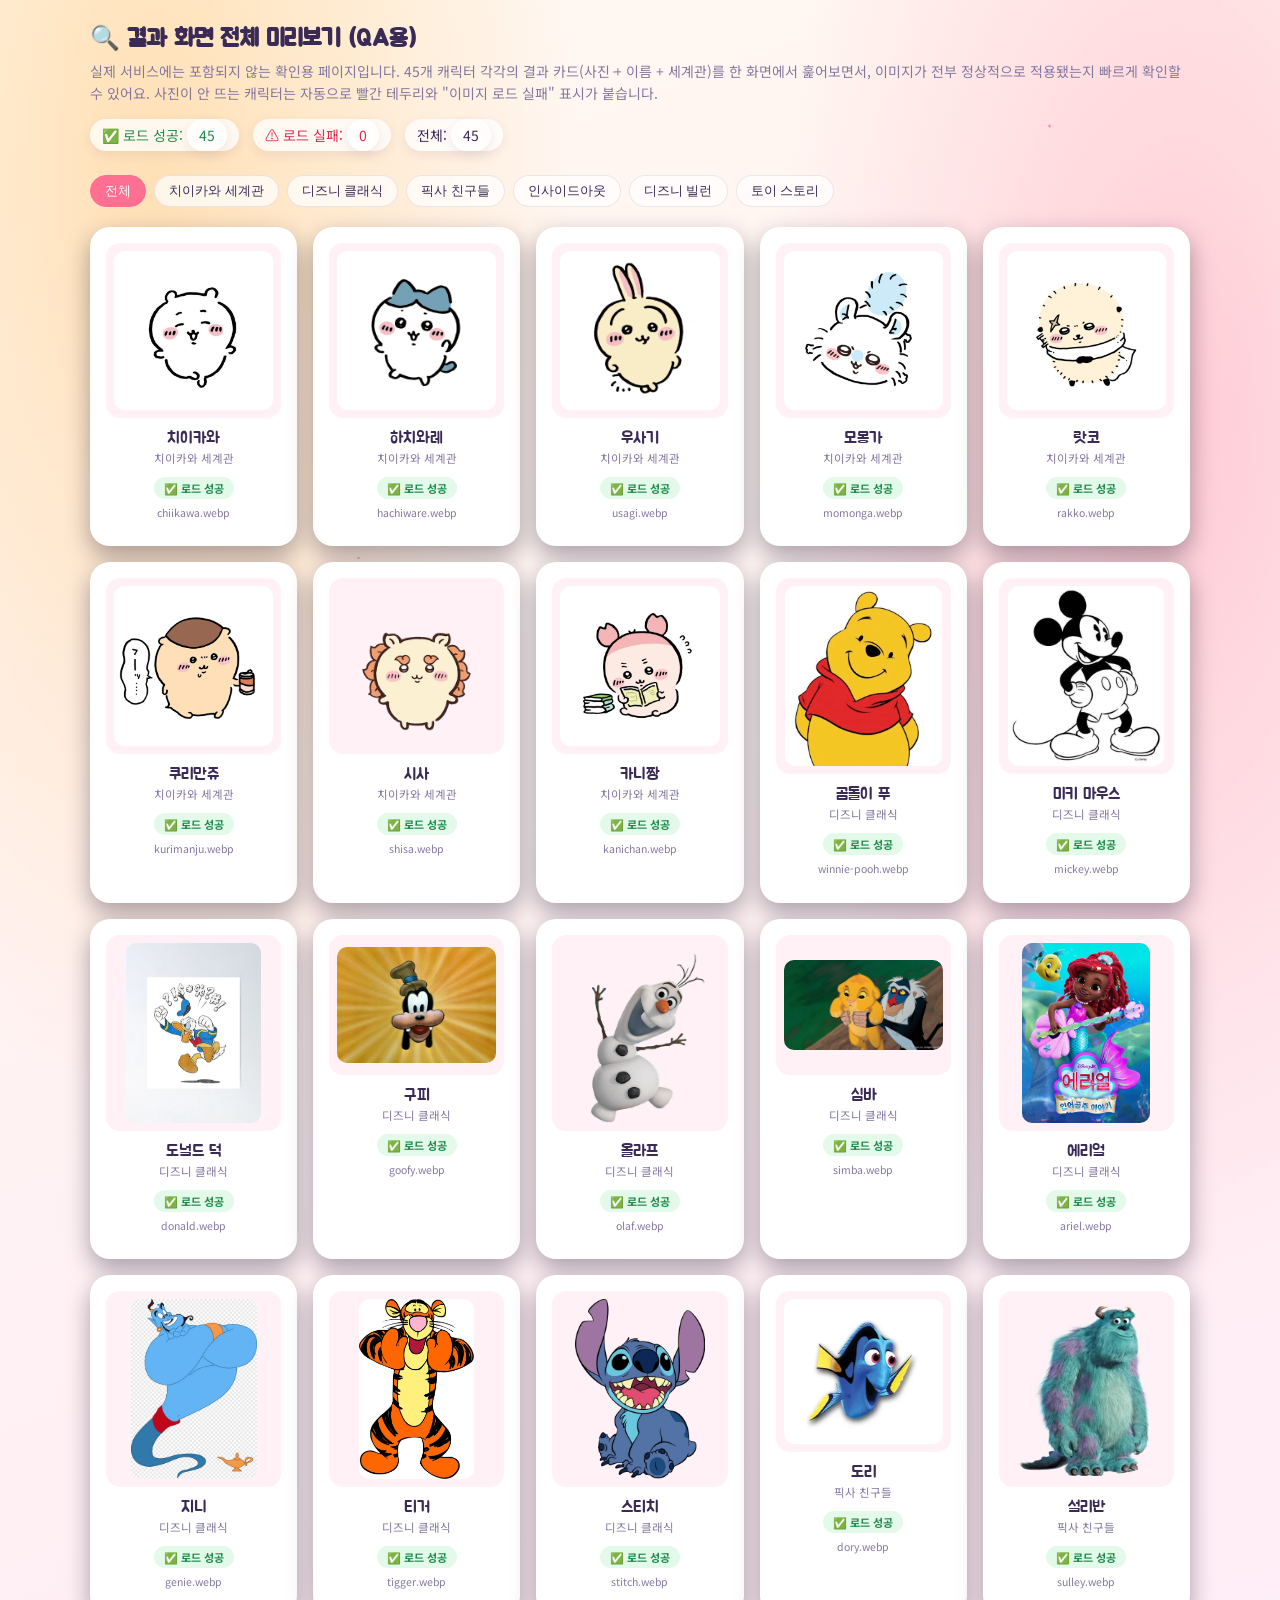
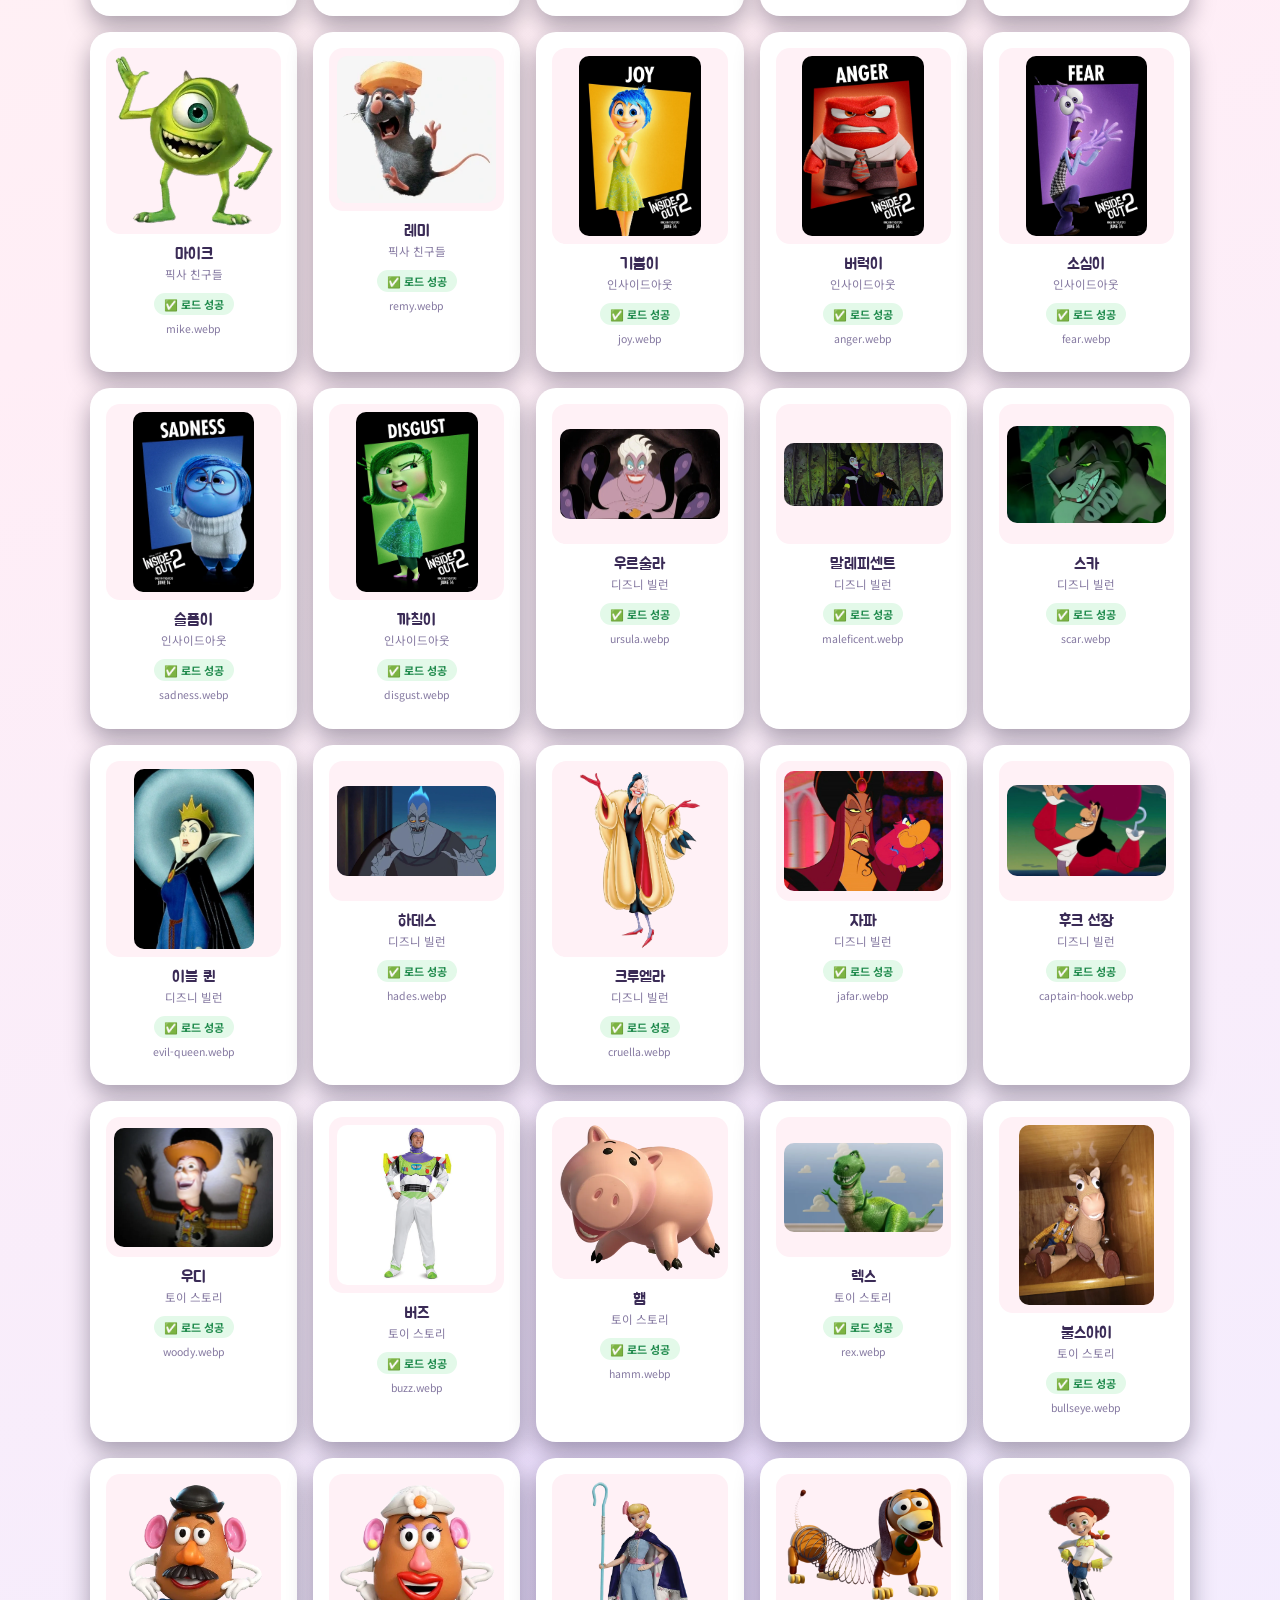
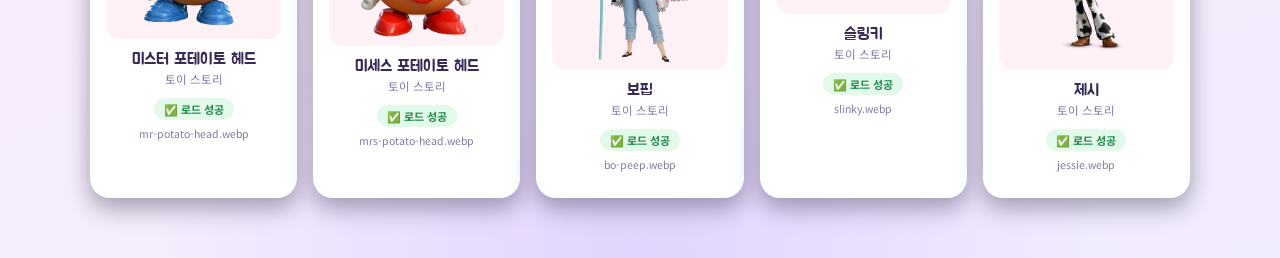
<file: preview-results.html>
<!DOCTYPE html>
<html lang="ko">
<head>
<meta charset="UTF-8" />
<meta name="viewport" content="width=device-width, initial-scale=1" />
<title>결과 화면 전체 미리보기 (QA용)</title>
<meta name="robots" content="noindex" />
<link rel="stylesheet" href="style.css" />
<style>
  /* 이 페이지 전용 스타일 — 실제 서비스 파일이 아니라 확인용 페이지이므로 style.css 위에 덧붙인다 */
  body {
    padding: 24px 16px 60px;
    display: block;
  }
  .app-shell { display: block; padding: 0; }

  .qa-header {
    max-width: 1100px;
    margin: 0 auto 24px;
    color: var(--ink);
  }
  .qa-header h1 {
    font-family: var(--font-display);
    font-size: 24px;
    margin: 0 0 6px;
  }
  .qa-header p {
    margin: 0;
    color: var(--ink-soft);
    font-size: 14px;
    line-height: 1.6;
  }
  .qa-summary {
    display: inline-flex;
    gap: 14px;
    margin-top: 14px;
    font-size: 14px;
  }
  .qa-summary span {
    background: rgba(255, 255, 255, 0.75);
    padding: 6px 12px;
    border-radius: 999px;
    box-shadow: 0 4px 12px rgba(58, 43, 86, 0.08);
  }
  .qa-summary .ok { color: #1f8a4c; }
  .qa-summary .fail { color: #d92a4f; }

  .qa-filter {
    max-width: 1100px;
    margin: 0 auto 20px;
    display: flex;
    gap: 8px;
    flex-wrap: wrap;
  }
  .qa-filter button {
    border: 1px solid var(--line);
    background: rgba(255, 255, 255, 0.7);
    color: var(--ink);
    padding: 6px 14px;
    border-radius: 999px;
    font-size: 13px;
    cursor: pointer;
  }
  .qa-filter button.is-active {
    background: var(--coral);
    border-color: var(--coral);
    color: #fff;
  }

  .qa-grid {
    max-width: 1100px;
    margin: 0 auto;
    display: grid;
    grid-template-columns: repeat(auto-fill, minmax(190px, 1fr));
    gap: 16px;
  }

  .qa-card {
    background: var(--surface);
    border-radius: 20px;
    padding: 16px;
    text-align: center;
    box-shadow: 0 10px 24px rgba(12, 6, 32, 0.35);
    position: relative;
  }
  .qa-card[data-status="fail"] {
    outline: 2px solid #ff5c7a;
  }
  .qa-card[data-status="fail"][data-visible="false"] { display: none; }
  .qa-card[data-status="ok"][data-visible="false"] { display: none; }

  .qa-photo-box {
    width: 100%;
    min-height: 140px;
    display: flex;
    align-items: center;
    justify-content: center;
    margin-bottom: 10px;
    border-radius: 14px;
    background: var(--surface-soft);
    overflow: hidden;
    padding: 8px;
  }
  .qa-photo-box img {
    max-width: 100%;
    max-height: 180px;
    width: auto;
    height: auto;
    object-fit: contain;
    border-radius: 10px;
    display: block;
  }
  .qa-photo-box .qa-fallback-emoji {
    font-size: 56px;
  }

  .qa-name {
    font-family: var(--font-display);
    font-size: 16px;
    color: var(--ink);
    margin: 0 0 2px;
  }
  .qa-family {
    font-size: 11.5px;
    color: var(--ink-soft);
    margin: 0 0 8px;
  }
  .qa-status {
    display: inline-block;
    font-size: 11px;
    padding: 3px 10px;
    border-radius: 999px;
    font-weight: 700;
  }
  .qa-status.ok {
    background: #e3f9e9;
    color: #1f8a4c;
  }
  .qa-status.fail {
    background: #ffe4e9;
    color: #d92a4f;
  }
  .qa-filename {
    margin-top: 6px;
    font-size: 10.5px;
    color: var(--ink-soft);
    word-break: break-all;
  }
</style>
</head>
<body>
  <div class="stars" aria-hidden="true"></div>

  <div class="qa-header">
    <h1>🔍 결과 화면 전체 미리보기 (QA용)</h1>
    <p>
      실제 서비스에는 포함되지 않는 확인용 페이지입니다. 45개 캐릭터 각각의 결과 카드(사진 + 이름 + 세계관)를
      한 화면에서 훑어보면서, 이미지가 전부 정상적으로 적용됐는지 빠르게 확인할 수 있어요.
      사진이 안 뜨는 캐릭터는 자동으로 빨간 테두리와 "이미지 로드 실패" 표시가 붙습니다.
    </p>
    <div class="qa-summary">
      <span class="ok">✅ 로드 성공: <span id="ok-count">0</span></span>
      <span class="fail">⚠️ 로드 실패: <span id="fail-count">0</span></span>
      <span>전체: <span id="total-count">0</span></span>
    </div>
  </div>

  <div class="qa-filter" id="family-filter"></div>

  <div class="qa-grid" id="qa-grid"></div>

  <script src="characters.js"></script>
  <script>
    (function () {
      "use strict";

      const grid = document.getElementById("qa-grid");
      const okCountEl = document.getElementById("ok-count");
      const failCountEl = document.getElementById("fail-count");
      const totalCountEl = document.getElementById("total-count");
      const filterEl = document.getElementById("family-filter");

      const characters = CHARACTER_SETS.default;
      totalCountEl.textContent = characters.length;

      let okCount = 0;
      let failCount = 0;

      function updateCounts() {
        okCountEl.textContent = okCount;
        failCountEl.textContent = failCount;
      }

      function createCard(character) {
        const card = document.createElement("div");
        card.className = "qa-card";
        card.dataset.family = character.family || "기타";
        card.dataset.status = "pending";
        card.dataset.visible = "true";

        const photoBox = document.createElement("div");
        photoBox.className = "qa-photo-box";

        const img = document.createElement("img");
        img.alt = character.name;
        const fallback = document.createElement("span");
        fallback.className = "qa-fallback-emoji";
        fallback.textContent = character.emoji || "❓";
        fallback.hidden = true;

        const url = typeof getCharacterImageUrl === "function" ? getCharacterImageUrl(character) : "";

        img.onload = () => {
          card.dataset.status = "ok";
          statusBadge.textContent = "✅ 로드 성공";
          statusBadge.className = "qa-status ok";
          okCount += 1;
          updateCounts();
        };
        img.onerror = () => {
          img.hidden = true;
          fallback.hidden = false;
          card.dataset.status = "fail";
          statusBadge.textContent = "⚠️ 이미지 로드 실패";
          statusBadge.className = "qa-status fail";
          failCount += 1;
          updateCounts();
        };
        img.src = url;

        photoBox.appendChild(img);
        photoBox.appendChild(fallback);

        const name = document.createElement("p");
        name.className = "qa-name";
        name.textContent = character.name;

        const family = document.createElement("p");
        family.className = "qa-family";
        family.textContent = character.family || "";

        const statusBadge = document.createElement("span");
        statusBadge.className = "qa-status";
        statusBadge.textContent = "확인 중...";

        const filename = document.createElement("p");
        filename.className = "qa-filename";
        filename.textContent = character.image;

        card.appendChild(photoBox);
        card.appendChild(name);
        card.appendChild(family);
        card.appendChild(statusBadge);
        card.appendChild(filename);

        return card;
      }

      characters.forEach((character) => {
        grid.appendChild(createCard(character));
      });

      // 세계관(family)별 필터 버튼 생성
      const families = ["전체", ...Array.from(new Set(characters.map((c) => c.family || "기타")))];
      families.forEach((family) => {
        const btn = document.createElement("button");
        btn.type = "button";
        btn.textContent = family;
        if (family === "전체") btn.classList.add("is-active");
        btn.addEventListener("click", () => {
          Array.from(filterEl.children).forEach((b) => b.classList.remove("is-active"));
          btn.classList.add("is-active");
          Array.from(grid.children).forEach((card) => {
            const show = family === "전체" || card.dataset.family === family;
            card.dataset.visible = show ? "true" : "false";
          });
        });
        filterEl.appendChild(btn);
      });

      // 이모지(폴백 아이콘, family 라벨 등)도 Twemoji로 통일하고 싶다면 아래 스크립트를 index.html과
      // 동일하게 추가하면 된다. QA 페이지 목적상 여기서는 생략했다.
    })();
  </script>
</body>
</html>
</file>
<file: style.css>
/* =========================================================================
   style.css
   "나와 닮은 캐릭터는?" — 화사하고 발랄한 파스텔 컨셉의 캐릭터 매칭 테스트
   ========================================================================= */

@import url('https://fonts.googleapis.com/css2?family=Jua&family=Noto+Sans+KR:wght@400;500;700;900&display=swap');

:root {
  /* --- color tokens --- */
  --bg-1: #fff8f0;
  --bg-2: #ffeef6;
  --bg-3: #f2ecff;
  --surface: #ffffff;
  --surface-soft: #fff1f6;
  --surface-soft-2: #f3ecff;
  --ink: #3a2b56;
  --ink-soft: #8478a0;
  --chip: #fff0d9;
  --gold: #ffb648;
  --coral: #ff6f91;
  --coral-deep: #e14f74;
  --line: rgba(58, 43, 86, 0.1);

  --radius-card: 28px;
  --radius-pill: 999px;
  --shadow-float: 0 24px 55px rgba(255, 143, 171, 0.28);

  --font-display: 'Jua', 'Noto Sans KR', sans-serif;
  --font-body: 'Noto Sans KR', -apple-system, BlinkMacSystemFont, sans-serif;
}

* {
  box-sizing: border-box;
}

/* Twemoji가 생성하는 이모지 이미지 — 텍스트 이모지와 자연스럽게 어울리도록 폰트 크기 기준으로 크기 지정 */
img.emoji {
  height: 1em;
  width: 1em;
  margin: 0 0.05em 0 0.1em;
  vertical-align: -0.1em;
}

html, body {
  margin: 0;
  padding: 0;
}

body {
  min-height: 100vh;
  font-family: var(--font-body);
  color: var(--ink);
  background:
    radial-gradient(ellipse 55% 45% at 12% 5%, rgba(255, 182, 72, 0.35), transparent 60%),
    radial-gradient(ellipse 55% 45% at 92% 12%, rgba(255, 111, 145, 0.30), transparent 58%),
    radial-gradient(ellipse 60% 50% at 50% 100%, rgba(178, 148, 255, 0.28), transparent 62%),
    linear-gradient(160deg, var(--bg-1) 0%, var(--bg-2) 50%, var(--bg-3) 100%);
  overflow-x: hidden;
  -webkit-tap-highlight-color: transparent;
}

/* --------------------------------------------------------------------- */
/* 배경 별 장식 (CSS만으로 표현, 저성능 기기 부담 최소화)                    */
/* --------------------------------------------------------------------- */
.stars {
  position: fixed;
  inset: 0;
  z-index: 0;
  pointer-events: none;
  background-image:
    radial-gradient(3px 3px at 10% 22%, rgba(255, 182, 72, 0.65) 50%, transparent 51%),
    radial-gradient(3px 3px at 82% 14%, rgba(255, 111, 145, 0.55) 50%, transparent 51%),
    radial-gradient(2.5px 2.5px at 48% 8%, rgba(178, 148, 255, 0.55) 50%, transparent 51%),
    radial-gradient(2.5px 2.5px at 28% 62%, rgba(255, 111, 145, 0.4) 50%, transparent 51%),
    radial-gradient(3px 3px at 90% 72%, rgba(255, 182, 72, 0.5) 50%, transparent 51%),
    radial-gradient(2.5px 2.5px at 65% 46%, rgba(178, 148, 255, 0.45) 50%, transparent 51%),
    radial-gradient(2.5px 2.5px at 15% 88%, rgba(255, 111, 145, 0.4) 50%, transparent 51%),
    radial-gradient(3px 3px at 45% 92%, rgba(255, 182, 72, 0.45) 50%, transparent 51%);
  background-repeat: no-repeat;
  animation: sparkle-drift 7s ease-in-out infinite;
}

@keyframes sparkle-drift {
  0%, 100% { opacity: 0.55; transform: translateY(0); }
  50% { opacity: 1; transform: translateY(-4px); }
}

@media (prefers-reduced-motion: reduce) {
  .stars { animation: none; }
}

/* --------------------------------------------------------------------- */
/* 레이아웃 뼈대                                                          */
/* --------------------------------------------------------------------- */
.app-shell {
  position: relative;
  z-index: 1;
  min-height: 100vh;
  display: flex;
  align-items: center;
  justify-content: center;
  padding: 32px 18px 44px;
}

.test-card {
  width: 100%;
  max-width: 440px;
  background: var(--surface);
  color: var(--ink);
  border-radius: var(--radius-card);
  box-shadow: var(--shadow-float);
  overflow: hidden;
  position: relative;
}

.screen {
  padding: 40px 28px 32px;
}

.screen[hidden] {
  display: none !important;
}

/* --------------------------------------------------------------------- */
/* 메인 화면                                                              */
/* --------------------------------------------------------------------- */
.main-orb {
  width: 84px;
  height: 84px;
  margin: 0 auto 18px;
  display: flex;
  align-items: center;
  justify-content: center;
  font-size: 40px;
  border-radius: 50%;
  background: radial-gradient(circle at 35% 30%, #fff, var(--surface-soft) 45%, #ddb8ff 100%);
  box-shadow: 0 0 0 8px rgba(255, 209, 102, 0.12), 0 12px 30px rgba(90, 40, 150, 0.25);
  animation: float-orb 4.5s ease-in-out infinite;
}

@keyframes float-orb {
  0%, 100% { transform: translateY(0); }
  50% { transform: translateY(-8px); }
}

@media (prefers-reduced-motion: reduce) {
  .main-orb { animation: none; }
}

.main-title {
  font-family: var(--font-display);
  font-size: 28px;
  line-height: 1.3;
  text-align: center;
  margin: 0 0 12px;
  color: var(--ink);
}

.main-subtitle {
  text-align: center;
  font-size: 15px;
  line-height: 1.6;
  color: var(--ink-soft);
  margin: 0 0 30px;
  white-space: pre-line;
}

.primary-btn {
  display: block;
  width: 100%;
  border: none;
  cursor: pointer;
  font-family: var(--font-body);
  font-weight: 700;
  font-size: 17px;
  color: #fff;
  padding: 16px 20px;
  border-radius: var(--radius-pill);
  background: linear-gradient(135deg, var(--coral) 0%, var(--coral-deep) 100%);
  box-shadow: 0 14px 26px rgba(225, 79, 116, 0.35);
  transition: transform 0.15s ease, box-shadow 0.15s ease;
}

.primary-btn:hover {
  transform: translateY(-2px);
  box-shadow: 0 18px 30px rgba(225, 79, 116, 0.4);
}

.primary-btn:active {
  transform: translateY(0) scale(0.98);
  box-shadow: 0 8px 16px rgba(225, 79, 116, 0.35);
}

.secondary-btn {
  display: block;
  width: 100%;
  border: 2px solid var(--surface-soft);
  cursor: pointer;
  font-family: var(--font-body);
  font-weight: 700;
  font-size: 15px;
  color: var(--ink);
  background: transparent;
  padding: 14px 20px;
  border-radius: var(--radius-pill);
  margin-top: 10px;
  transition: background 0.15s ease, transform 0.15s ease;
}

.secondary-btn:hover {
  background: var(--surface-soft);
}

.secondary-btn:active {
  transform: scale(0.98);
}

.participant-note {
  margin-top: 22px;
  text-align: center;
  font-size: 12.5px;
  color: var(--ink-soft);
  background: var(--chip);
  border-radius: var(--radius-pill);
  padding: 8px 14px;
  display: none; /* 실제 참여자 수 데이터 연동 전까지는 숨김 */
}

.participant-note.is-active {
  display: block;
}

/* --------------------------------------------------------------------- */
/* 질문 화면                                                              */
/* --------------------------------------------------------------------- */
.quiz-header {
  display: flex;
  align-items: center;
  justify-content: space-between;
  margin-bottom: 18px;
}

.quiz-progress-label {
  font-family: var(--font-display);
  font-size: 14px;
  color: var(--ink-soft);
  letter-spacing: 0.3px;
}

.quiz-back-btn {
  border: none;
  background: var(--surface-soft);
  color: var(--ink);
  width: 34px;
  height: 34px;
  border-radius: 50%;
  font-size: 16px;
  cursor: pointer;
  display: flex;
  align-items: center;
  justify-content: center;
  transition: background 0.15s ease;
}

.quiz-back-btn:hover {
  background: #e6d9ff;
}

.quiz-back-btn:disabled {
  opacity: 0.35;
  cursor: default;
}

.progress-track {
  width: 100%;
  height: 8px;
  border-radius: var(--radius-pill);
  background: var(--surface-soft);
  overflow: hidden;
  margin-bottom: 28px;
}

.progress-fill {
  height: 100%;
  border-radius: var(--radius-pill);
  background: linear-gradient(90deg, var(--gold), var(--coral));
  transition: width 0.35s cubic-bezier(0.4, 0, 0.2, 1);
}

.question-text {
  font-family: var(--font-display);
  font-size: 21px;
  line-height: 1.5;
  color: var(--ink);
  margin: 0 0 26px;
  min-height: 64px;
}

.answers-list {
  display: flex;
  flex-direction: column;
  gap: 12px;
}

.answer-btn {
  display: flex;
  align-items: center;
  gap: 12px;
  width: 100%;
  text-align: left;
  border: 2px solid var(--surface-soft);
  background: var(--surface);
  color: var(--ink);
  border-radius: 18px;
  padding: 16px 18px;
  font-family: var(--font-body);
  font-size: 15.5px;
  font-weight: 500;
  cursor: pointer;
  transition: border-color 0.15s ease, background 0.15s ease, transform 0.1s ease;
}

.answer-btn .answer-emoji {
  font-size: 20px;
  flex-shrink: 0;
}

.answer-btn:hover {
  border-color: var(--coral);
  background: #fff6f8;
}

.answer-btn:active,
.answer-btn.is-selected {
  transform: scale(0.97);
  border-color: var(--coral);
  background: linear-gradient(135deg, #fff0f3, #fdeaff);
}

/* 이미 답했던 문항으로 되돌아왔을 때, 이전 선택지를 은은하게 표시 (클릭 순간의 축소 효과는 주지 않음) */
.answer-btn.is-previous-choice {
  border-color: var(--coral);
  background: linear-gradient(135deg, #fff6f8, #fdf5ff);
}

.answer-btn:disabled {
  cursor: default;
  opacity: 0.7;
}

.answer-btn:disabled.is-selected {
  opacity: 1;
}

/* 질문 전환 애니메이션 */
.quiz-body {
  animation: question-in 0.32s ease;
}

@keyframes question-in {
  from { opacity: 0; transform: translateX(14px); }
  to { opacity: 1; transform: translateX(0); }
}

@media (prefers-reduced-motion: reduce) {
  .quiz-body { animation: none; }
}

/* --------------------------------------------------------------------- */
/* 결과 화면                                                              */
/* --------------------------------------------------------------------- */
.result-eyebrow {
  text-align: center;
  font-size: 13px;
  color: var(--ink-soft);
  letter-spacing: 0.3px;
  margin: 0 0 6px;
}

.result-heading {
  text-align: center;
  font-family: var(--font-display);
  font-size: 19px;
  color: var(--ink);
  margin: 0 0 22px;
  line-height: 1.5;
}

/* --------------------------------------------------------------------- */
/* 유니버스별 결과 카드 (치이카와 / 디즈니 / 픽사) — 3개가 나란히 렌더링된다   */
/* --------------------------------------------------------------------- */
.result-group {
  background: var(--surface-soft);
  border-radius: 22px;
  padding: 22px 18px;
  margin-bottom: 16px;
  text-align: center;
  animation: result-pop 0.45s cubic-bezier(0.34, 1.56, 0.64, 1);
}

@keyframes result-pop {
  from { opacity: 0; transform: scale(0.94) translateY(6px); }
  to { opacity: 1; transform: scale(1) translateY(0); }
}

@media (prefers-reduced-motion: reduce) {
  .result-group { animation: none; }
}

.result-group-universe {
  display: inline-block;
  font-size: 12px;
  font-weight: 700;
  color: var(--coral-deep);
  background: #fff;
  padding: 4px 12px;
  border-radius: var(--radius-pill);
  margin: 0 0 14px;
}

.result-group-figure {
  width: 100%;
  max-width: 190px;
  min-height: 120px;
  margin: 0 auto 14px;
  padding: 10px;
  border-radius: 20px;
  display: flex;
  align-items: center;
  justify-content: center;
  font-size: 56px;
  background: radial-gradient(circle at 35% 30%, #fff, #fdf5ff 55%, #e9dcff 100%);
  box-shadow: 0 10px 22px rgba(90, 40, 150, 0.2);
}

.result-group-photo {
  display: block;
  max-width: 100%;
  max-height: 190px;
  width: auto;
  height: auto;
  object-fit: contain;
  border-radius: 12px;
}

.result-group-name {
  font-family: var(--font-display);
  font-size: 21px;
  color: var(--ink);
  margin: 0 0 4px;
}

.result-group-match {
  font-weight: 700;
  font-size: 14px;
  color: var(--coral-deep);
  margin: 0 0 4px;
}

.result-group-tagline {
  font-size: 13.5px;
  color: var(--ink-soft);
  margin: 0 0 6px;
  line-height: 1.6;
}

.result-group-details {
  margin-top: 10px;
  text-align: left;
}

.result-group-details summary {
  cursor: pointer;
  text-align: center;
  font-size: 13px;
  font-weight: 700;
  color: var(--coral-deep);
  padding: 6px 0;
  list-style: none;
}

.result-group-details summary::-webkit-details-marker {
  display: none;
}

.result-group-details summary::after {
  content: " ▾";
}

.result-group-details[open] summary::after {
  content: " ▴";
}

.result-group-description {
  font-size: 13.5px;
  line-height: 1.7;
  color: var(--ink-soft);
  margin: 10px 0;
}

.result-group-subtitle {
  font-family: var(--font-display);
  font-size: 13.5px;
  color: var(--ink);
  margin: 12px 0 8px;
}

.result-section {
  margin-bottom: 24px;
}

.result-section-title {
  font-family: var(--font-display);
  font-size: 15px;
  color: var(--ink);
  margin: 0 0 12px;
}

.trait-bar-row {
  display: grid;
  grid-template-columns: 92px 1fr;
  align-items: center;
  gap: 10px;
  margin-bottom: 10px;
}

.trait-bar-label {
  font-size: 12.5px;
  color: var(--ink-soft);
  text-align: right;
}

.trait-bar-track {
  height: 10px;
  border-radius: var(--radius-pill);
  background: var(--surface-soft);
  overflow: hidden;
}

.trait-bar-fill {
  height: 100%;
  border-radius: var(--radius-pill);
  background: linear-gradient(90deg, var(--gold), var(--coral));
  width: 0%;
  transition: width 0.7s cubic-bezier(0.4, 0, 0.2, 1);
}

.result-description {
  font-size: 14.5px;
  line-height: 1.7;
  color: var(--ink-soft);
  margin: 0;
}

.result-list {
  margin: 0;
  padding-left: 20px;
  color: var(--ink-soft);
  font-size: 14.5px;
  line-height: 1.9;
}

.result-actions {
  margin-top: 30px;
}

.share-toast {
  position: fixed;
  left: 50%;
  bottom: 28px;
  transform: translate(-50%, 12px);
  background: var(--ink);
  color: #fff;
  padding: 12px 20px;
  border-radius: var(--radius-pill);
  font-size: 14px;
  z-index: 20;
  opacity: 0;
  pointer-events: none;
  transition: opacity 0.25s ease, transform 0.25s ease;
}

.share-toast.is-visible {
  opacity: 1;
  transform: translate(-50%, 0);
}

/* --------------------------------------------------------------------- */
/* 데스크톱 반응형                                                        */
/* --------------------------------------------------------------------- */
@media (min-width: 600px) {
  .test-card {
    max-width: 460px;
  }

  .screen {
    padding: 48px 40px 40px;
  }

  .main-title {
    font-size: 32px;
  }
}

@media (max-width: 360px) {
  .screen {
    padding: 30px 20px 26px;
  }

  .result-group-figure {
    max-width: 160px;
    min-height: 100px;
    font-size: 48px;
    padding: 8px;
  }
}
</file>
